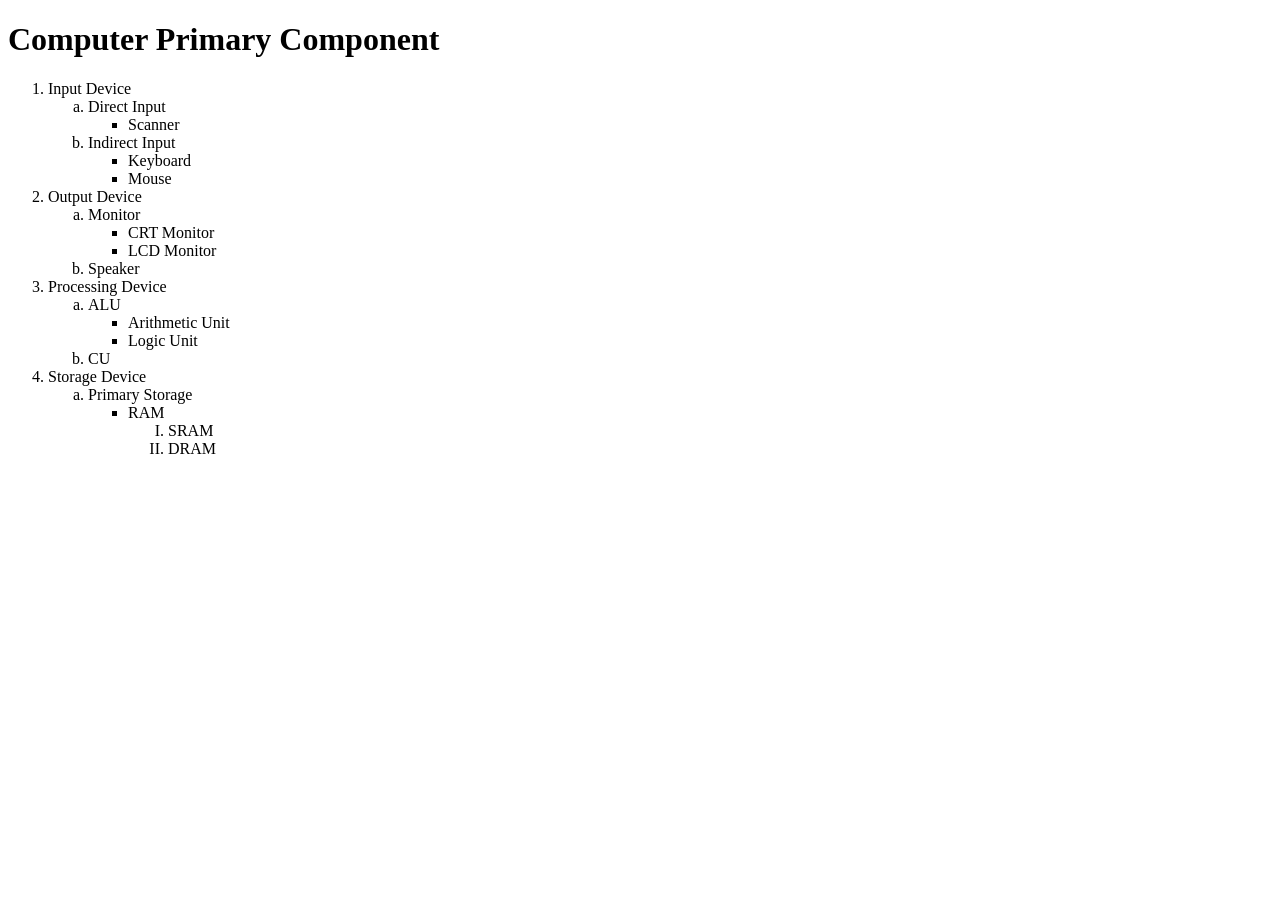
<file: assignment.html>
<!DOCTYPE html>
<html lang="en">
<head>
  <meta charset="UTF-8">
  <title>Computer Primary Component</title>
</head>
<body>
  <h1>Computer Primary Component</h1>

  <ol>
    <li>Input Device
      <ol type="a">
        <li>Direct Input
          <ul type="square">
            <li>Scanner</li>
          </ul>
        </li>
        <li>Indirect Input
          <ul type="square">
            <li>Keyboard</li>
            <li>Mouse</li>
          </ul>
        </li>
      </ol>
    </li>

    <li>Output Device
      <ol type="a">
        <li>Monitor
          <ul type="square">
            <li>CRT Monitor</li>
            <li>LCD Monitor</li>
          </ul>
        </li>
        <li>Speaker</li>
      </ol>
    </li>

    <li>Processing Device
      <ol type="a">
        <li>ALU
          <ul type="square">
            <li>Arithmetic Unit</li>
            <li>Logic Unit</li>
          </ul>
        </li>
        <li>CU</li>
      </ol>
    </li>

    <li>Storage Device
      <ol type="a">
        <li>Primary Storage
          <ul type="square">
            <li>RAM
              <ol type="I">
                <li>SRAM</li>
                <li>DRAM</li>
              </ol>
            </li>
          </ul>
        </li>
      </ol>
    </li>
  </ol>
</body>
</html>
</file>
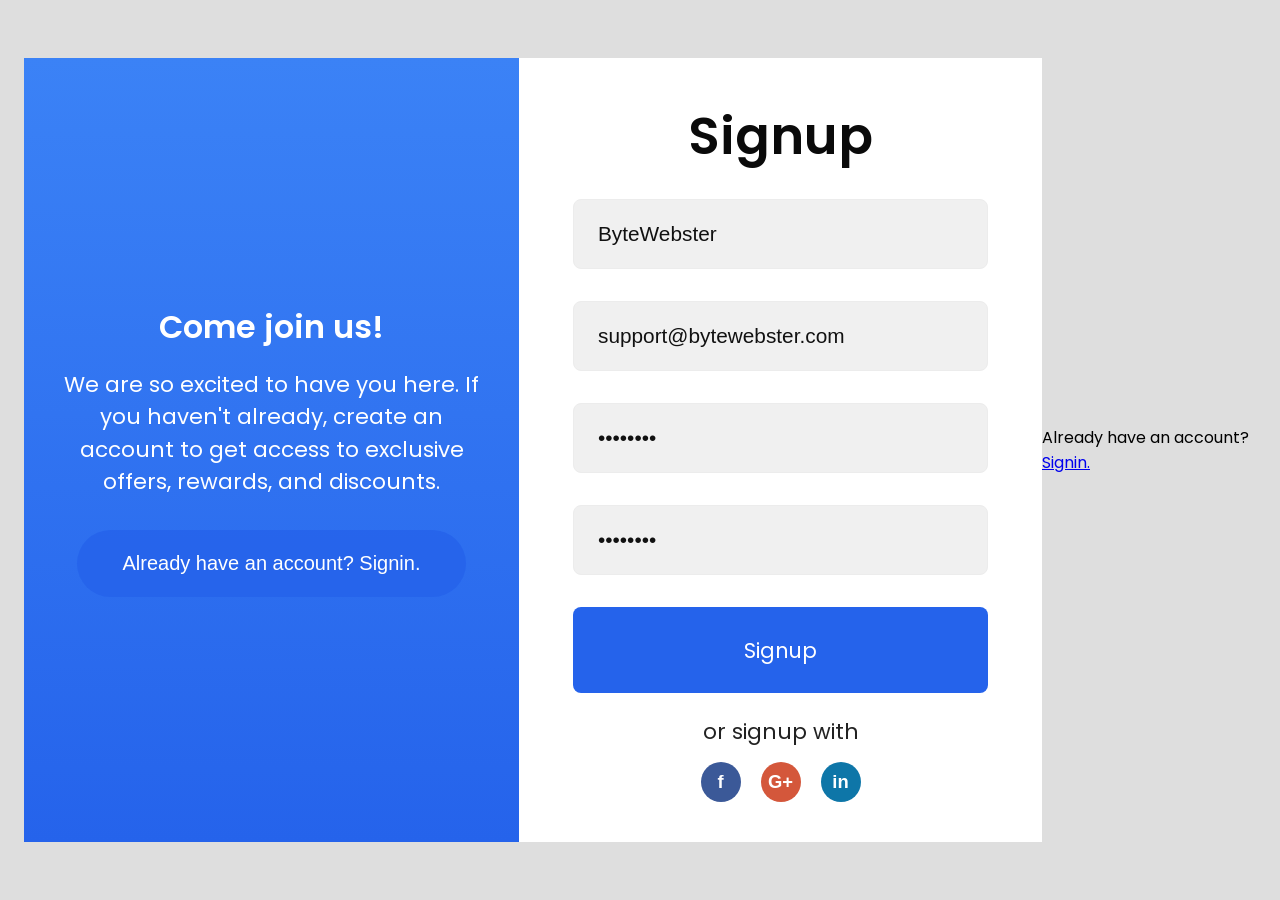
<file: assignment2.html>
<!DOCTYPE html>
<html lang="en">
<head>
  <meta charset="UTF-8">
  <meta name="viewport" content="width=device-width, initial-scale=1">
  <title>Signup</title>
  <link rel="preconnect" href="https://fonts.googleapis.com">
  <link rel="preconnect" href="https://fonts.gstatic.com" crossorigin>
  <link href="https://fonts.googleapis.com/css2?family=Poppins:wght@400;500;600&display=swap" rel="stylesheet">
  <style>
    * {
      margin: 0;
      padding: 0;
      box-sizing: border-box;
    }

    body {
      min-height: 100vh;
      display: flex;
      align-items: center;
      justify-content: center;
      padding: 24px;
      background: #dedede;
      font-family: "Poppins", Arial, sans-serif;
    }

    .card {
      display: flex;
      width: 100%;
      max-width: 1187px;
      min-height: 750px;
    }

    /* Left panel */
    .welcome {
      flex: 1;
      display: flex;
      flex-direction: column;
      align-items: center;
      justify-content: center;
      padding: 40px;
      text-align: center;
      color: #fff;
      background: linear-gradient(180deg, #3b82f6 0%, #2563eb 100%);
    }

    .welcome h2 {
      font-size: 2rem;
      font-weight: 600;
      margin-bottom: 18px;
    }

    .welcome p {
      max-width: 460px;
      font-size: 1.35rem;
      line-height: 1.5;
      margin-bottom: 32px;
    }

    .welcome a {
      display: inline-block;
      padding: 22px 46px;
      border-radius: 40px;
      background: rgba(37, 99, 235, 0.85);
      color: #fff;
      font-family: Arial, sans-serif;
      font-size: 1.25rem;
      text-decoration: none;
    }

    .welcome a:hover {
      background: #1d4ed8;
    }

    /* Right panel */
    .form-panel {
      flex: 1;
      display: flex;
      flex-direction: column;
      align-items: center;
      padding: 40px 54px;
      background: #fff;
    }

    .form-panel h1 {
      font-size: 3.2rem;
      font-weight: 600;
      color: #0a0a0a;
      margin-bottom: 24px;
    }

    form {
      width: 100%;
    }

    input {
      display: block;
      width: 100%;
      height: 70px;
      margin-bottom: 32px;
      padding: 0 24px;
      border: 1px solid #ececec;
      border-radius: 8px;
      background: #f0f0f0;
      font-family: Arial, sans-serif;
      font-size: 1.3rem;
      color: #111;
    }

    input:focus {
      outline: 2px solid #2563eb;
      outline-offset: 2px;
      background: #fff;
    }

    button {
      display: block;
      width: 100%;
      height: 86px;
      border: 0;
      border-radius: 8px;
      background: #2563eb;
      color: #fff;
      font-family: "Poppins", Arial, sans-serif;
      font-size: 1.3rem;
      cursor: pointer;
    }

    button:hover {
      background: #1d4ed8;
    }

    button:focus-visible {
      outline: 2px solid #111;
      outline-offset: 3px;
    }

    .or {
      margin-top: 22px;
      font-size: 1.35rem;
      color: #222;
    }

    .social {
      display: flex;
      gap: 20px;
      margin-top: 14px;
    }

    .social a {
      display: flex;
      align-items: center;
      justify-content: center;
      width: 40px;
      height: 40px;
      border-radius: 50%;
      color: #fff;
      font-family: Arial, sans-serif;
      font-weight: bold;
      font-size: 1.15rem;
      text-decoration: none;
    }

    .facebook { background: #3b5998; font-size: 1.5rem; }
    .google   { background: #d4573b; font-size: 1.05rem; }
    .linkedin { background: #0e76a8; }

    /* Stack on small screens */
    @media (max-width: 800px) {
      .card {
        flex-direction: column;
        min-height: 0;
      }

      .welcome {
        padding: 48px 24px;
      }

      .form-panel {
        padding: 32px 24px;
      }

      .form-panel h1 {
        font-size: 2.4rem;
      }

      input {
        height: 60px;
        margin-bottom: 20px;
      }

      button {
        height: 64px;
      }
    }
  </style>
</head>
<body>
  <main class="card">
    <section class="welcome">
      <h2>Come join us!</h2>
      <p>We are so excited to have you here. If you haven't already, create an account to get access to exclusive offers, rewards, and discounts.</p>
      <a href="#">Already have an account? Signin.</a>
    </section>

    <section class="form-panel">
      <h1>Signup</h1>
      <form action="#" method="post">
        <input type="text" name="username" placeholder="Username" value="ByteWebster" aria-label="Username">
        <input type="email" name="email" placeholder="Email" value="support@bytewebster.com" aria-label="Email">
        <input type="password" name="password" placeholder="Password" value="password" aria-label="Password">
        <input type="password" name="confirm" placeholder="Confirm password" value="password" aria-label="Confirm password">
        <button type="submit">Signup</button>
      </form>

      <p class="or">or signup with</p>
      <div class="social">
        <a href="#" class="facebook" aria-label="Sign up with Facebook">f</a>
        <a href="#" class="google" aria-label="Sign up with Google">G+</a>
        <a href="#" class="linkedin" aria-label="Sign up with LinkedIn">in</a>
      </div>
    </section>
  </main>
</body>
</html>




<div class="signin-box">
  Already have an account? <a href="#">Signin.</a>
</div>
</file>
